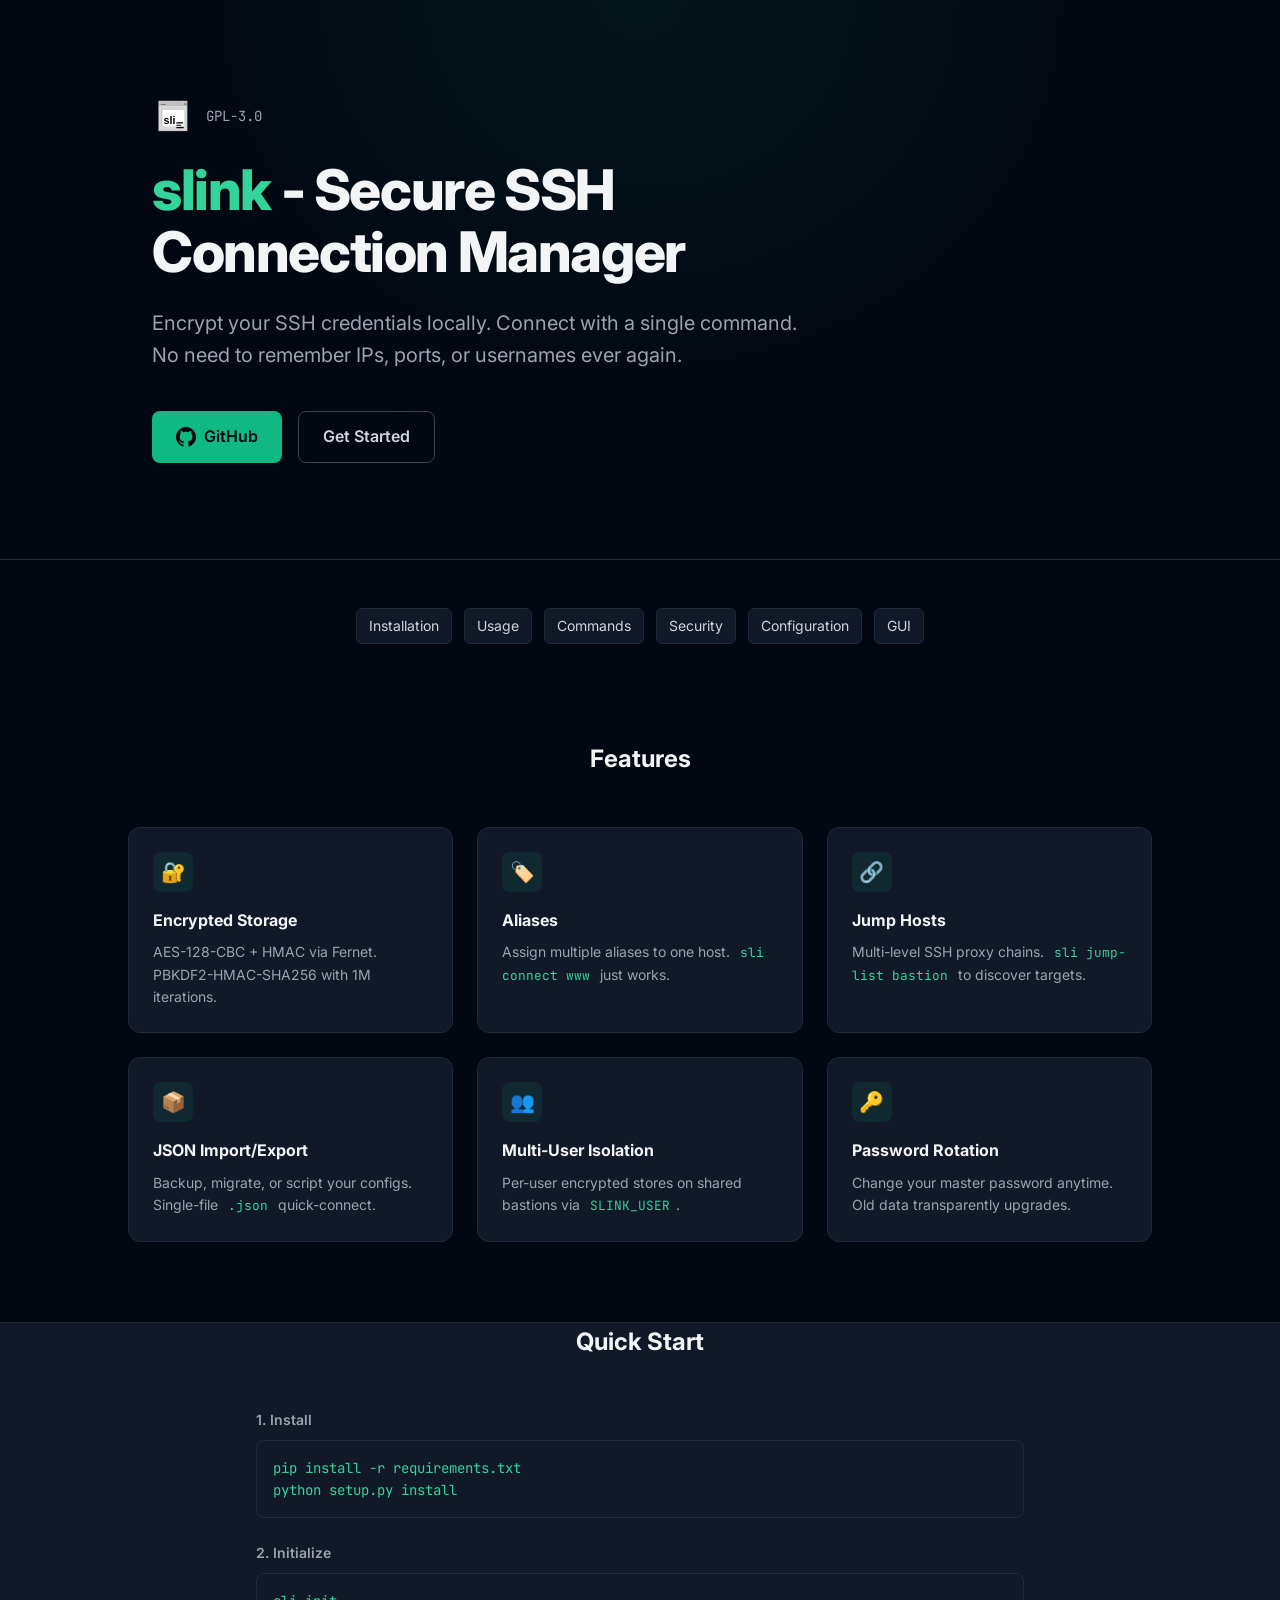
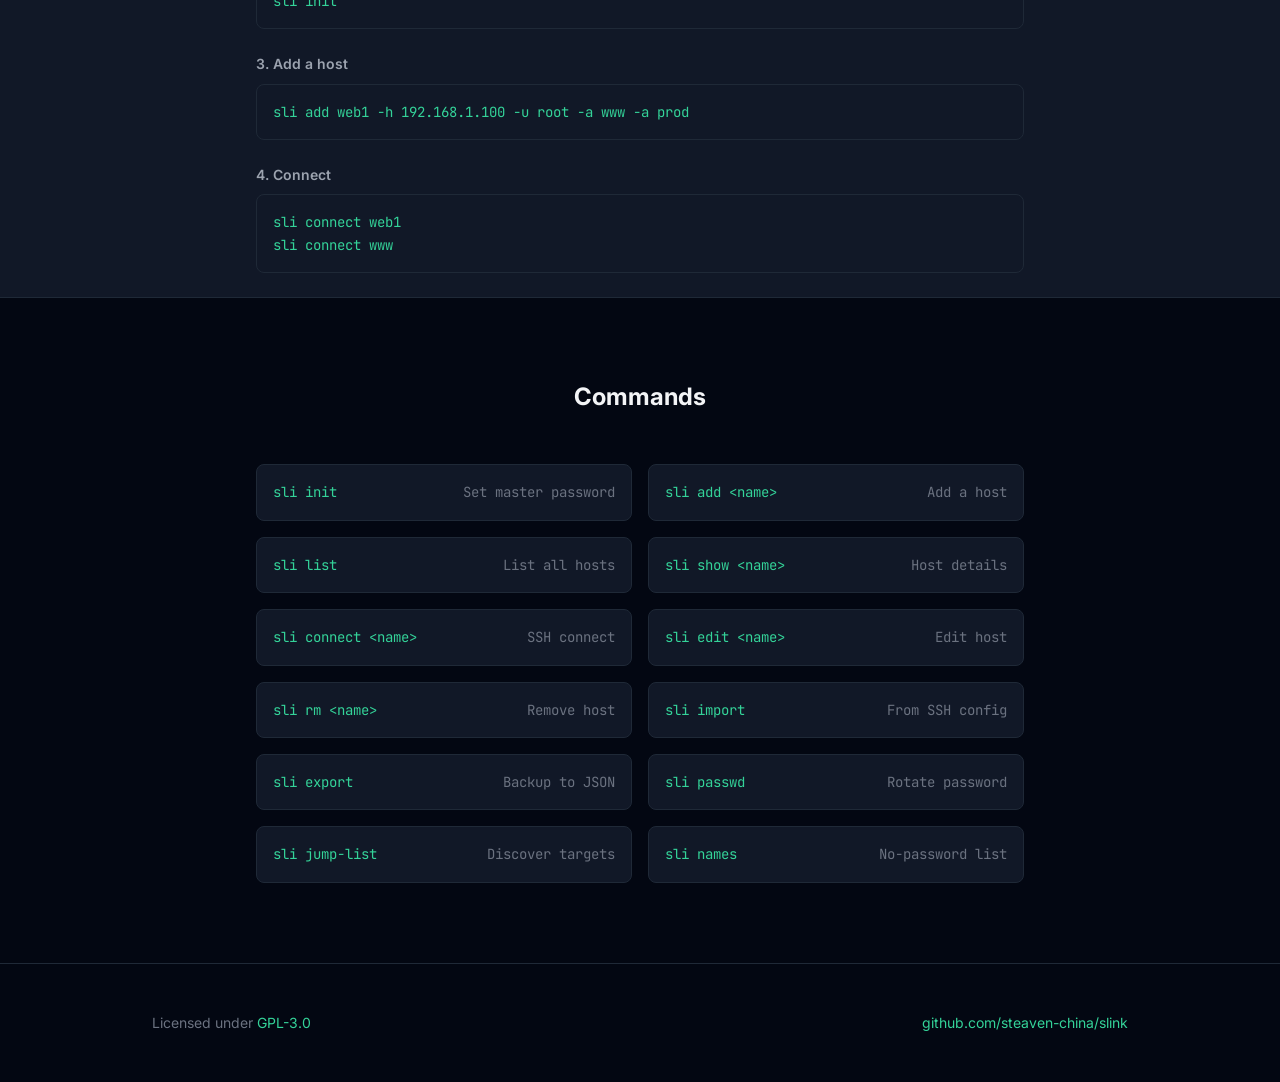
<file: index.html>
<!DOCTYPE html>
<html lang="en">
<head>
    <meta charset="UTF-8">
    <meta name="viewport" content="width=device-width, initial-scale=1.0">
    <title>slink - Secure SSH Connection Manager</title>
    <link rel="stylesheet" href="style.css">
    <link rel="preconnect" href="https://fonts.googleapis.com">
    <link rel="preconnect" href="https://fonts.gstatic.com" crossorigin>
    <link href="https://fonts.googleapis.com/css2?family=Inter:wght@300;400;600;700&family=JetBrains+Mono:wght@400;500&display=swap" rel="stylesheet">
</head>
<body>
    <header class="hero">
        <div class="hero-bg"></div>
        <div class="hero-inner">
            <div class="hero-badge">
                <img src="logo-final.svg" alt="slink logo">
                <span class="tag">GPL-3.0</span>
            </div>
            <h1><span class="accent">slink</span> - Secure SSH<br>Connection Manager</h1>
            <p>Encrypt your SSH credentials locally. Connect with a single command. No need to remember IPs, ports, or usernames ever again.</p>
            <div class="hero-actions">
                <a href="https://github.com/steaven-china/slink" class="btn btn-primary">
                    <svg width="20" height="20" fill="currentColor" viewBox="0 0 24 24"><path d="M12 0c-6.626 0-12 5.373-12 12 0 5.302 3.438 9.8 8.207 11.387.599.111.793-.261.793-.577v-2.234c-3.338.726-4.033-1.416-4.033-1.416-.546-1.387-1.333-1.756-1.333-1.756-1.089-.745.083-.729.083-.729 1.205.084 1.839 1.237 1.839 1.237 1.07 1.834 2.807 1.304 3.492.997.107-.775.418-1.305.762-1.604-2.665-.305-5.467-1.334-5.467-5.931 0-1.311.469-2.381 1.236-3.221-.124-.303-.535-1.524.117-3.176 0 0 1.008-.322 3.301 1.23.957-.266 1.983-.399 3.003-.404 1.02.005 2.047.138 3.006.404 2.291-1.552 3.297-1.23 3.297-1.23.653 1.653.242 2.874.118 3.176.77.84 1.235 1.911 1.235 3.221 0 4.609-2.807 5.624-5.479 5.921.43.372.823 1.102.823 2.222v3.293c0 .319.192.694.801.576 4.765-1.589 8.199-6.086 8.199-11.386 0-6.627-5.373-12-12-12z"/></svg>
                    GitHub
                </a>
                <a href="#install" class="btn btn-secondary">Get Started</a>
            </div>
        </div>
    </header>

    <section class="container">
        <div class="docs-nav">
            <a href="docs/install.html" class="nav-link">Installation</a>
            <a href="docs/usage.html" class="nav-link">Usage</a>
            <a href="docs/commands.html" class="nav-link">Commands</a>
            <a href="docs/security.html" class="nav-link">Security</a>
            <a href="docs/config.html" class="nav-link">Configuration</a>
            <a href="docs/gui.html" class="nav-link">GUI</a>
        </div>
    </section>

    <section class="section container">
        <h2 class="section-title">Features</h2>
        <div class="grid-3">
            <div class="card">
                <div class="card-icon">🔐</div>
                <h3>Encrypted Storage</h3>
                <p>AES-128-CBC + HMAC via Fernet. PBKDF2-HMAC-SHA256 with 1M iterations.</p>
            </div>
            <div class="card">
                <div class="card-icon">🏷️</div>
                <h3>Aliases</h3>
                <p>Assign multiple aliases to one host. <code>sli connect www</code> just works.</p>
            </div>
            <div class="card">
                <div class="card-icon">🔗</div>
                <h3>Jump Hosts</h3>
                <p>Multi-level SSH proxy chains. <code>sli jump-list bastion</code> to discover targets.</p>
            </div>
            <div class="card">
                <div class="card-icon">📦</div>
                <h3>JSON Import/Export</h3>
                <p>Backup, migrate, or script your configs. Single-file <code>.json</code> quick-connect.</p>
            </div>
            <div class="card">
                <div class="card-icon">👥</div>
                <h3>Multi-User Isolation</h3>
                <p>Per-user encrypted stores on shared bastions via <code>SLINK_USER</code>.</p>
            </div>
            <div class="card">
                <div class="card-icon">🔑</div>
                <h3>Password Rotation</h3>
                <p>Change your master password anytime. Old data transparently upgrades.</p>
            </div>
        </div>
    </section>

    <section id="install" class="section-alt">
        <div class="container">
            <h2 class="section-title">Quick Start</h2>
            <div style="max-width: 48rem; margin: 0 auto;">
                <div class="step">
                    <div class="step-title">1. Install</div>
                    <div class="code-block">pip install -r requirements.txt<br>python setup.py install</div>
                </div>
                <div class="step">
                    <div class="step-title">2. Initialize</div>
                    <div class="code-block">sli init</div>
                </div>
                <div class="step">
                    <div class="step-title">3. Add a host</div>
                    <div class="code-block">sli add web1 -h 192.168.1.100 -u root -a www -a prod</div>
                </div>
                <div class="step">
                    <div class="step-title">4. Connect</div>
                    <div class="code-block">sli connect web1<br>sli connect www</div>
                </div>
            </div>
        </div>
    </section>

    <section class="section container">
        <h2 class="section-title">Commands</h2>
        <div class="grid-2" style="max-width: 48rem; margin: 0 auto;">
            <div class="cmd-item"><span class="cmd-name">sli init</span><span class="cmd-desc">Set master password</span></div>
            <div class="cmd-item"><span class="cmd-name">sli add &lt;name&gt;</span><span class="cmd-desc">Add a host</span></div>
            <div class="cmd-item"><span class="cmd-name">sli list</span><span class="cmd-desc">List all hosts</span></div>
            <div class="cmd-item"><span class="cmd-name">sli show &lt;name&gt;</span><span class="cmd-desc">Host details</span></div>
            <div class="cmd-item"><span class="cmd-name">sli connect &lt;name&gt;</span><span class="cmd-desc">SSH connect</span></div>
            <div class="cmd-item"><span class="cmd-name">sli edit &lt;name&gt;</span><span class="cmd-desc">Edit host</span></div>
            <div class="cmd-item"><span class="cmd-name">sli rm &lt;name&gt;</span><span class="cmd-desc">Remove host</span></div>
            <div class="cmd-item"><span class="cmd-name">sli import</span><span class="cmd-desc">From SSH config</span></div>
            <div class="cmd-item"><span class="cmd-name">sli export</span><span class="cmd-desc">Backup to JSON</span></div>
            <div class="cmd-item"><span class="cmd-name">sli passwd</span><span class="cmd-desc">Rotate password</span></div>
            <div class="cmd-item"><span class="cmd-name">sli jump-list</span><span class="cmd-desc">Discover targets</span></div>
            <div class="cmd-item"><span class="cmd-name">sli names</span><span class="cmd-desc">No-password list</span></div>
        </div>
    </section>

    <footer>
        <div class="footer-inner">
            <p>Licensed under <a href="https://www.gnu.org/licenses/gpl-3.0">GPL-3.0</a></p>
            <a href="https://github.com/steaven-china/slink">github.com/steaven-china/slink</a>
        </div>
    </footer>

    <script>
    (function(){
        document.querySelectorAll('.code-block').forEach(function(el){
            if(el.closest('.code-wrap') || el.querySelector('.copy-btn')) return;
            var wrap = document.createElement('div');
            wrap.className = 'code-wrap';
            el.parentNode.insertBefore(wrap, el);
            wrap.appendChild(el);
            var btn = document.createElement('button');
            btn.className = 'copy-btn';
            btn.textContent = 'Copy';
            btn.onclick = function(){
                var text = el.textContent.replace(/^Copy\n?/, '');
                navigator.clipboard.writeText(text).then(function(){
                    btn.textContent = 'Copied!'; btn.classList.add('copied');
                    setTimeout(function(){btn.textContent='Copy';btn.classList.remove('copied');}, 2000);
                });
            };
            wrap.appendChild(btn);
        });
        var topBtn = document.createElement('button');
        topBtn.id = 'back-to-top';
        topBtn.innerHTML = '<svg width="16" height="16" viewBox="0 0 24 24" fill="none" stroke="currentColor" stroke-width="2.5" stroke-linecap="round" stroke-linejoin="round"><path d="M18 15l-6-6-6 6"/></svg>';
        topBtn.onclick = function(){window.scrollTo({top:0,behavior:'smooth'});};
        document.body.appendChild(topBtn);
        window.addEventListener('scroll', function(){
            topBtn.classList.toggle('visible', window.scrollY > 300);
        });
        var nav = document.querySelector('nav');
        if(nav){
            window.addEventListener('scroll', function(){
                nav.classList.toggle('scrolled', window.scrollY > 10);
            });
        }
    })();
    </script>
</body>
</html>
</file>
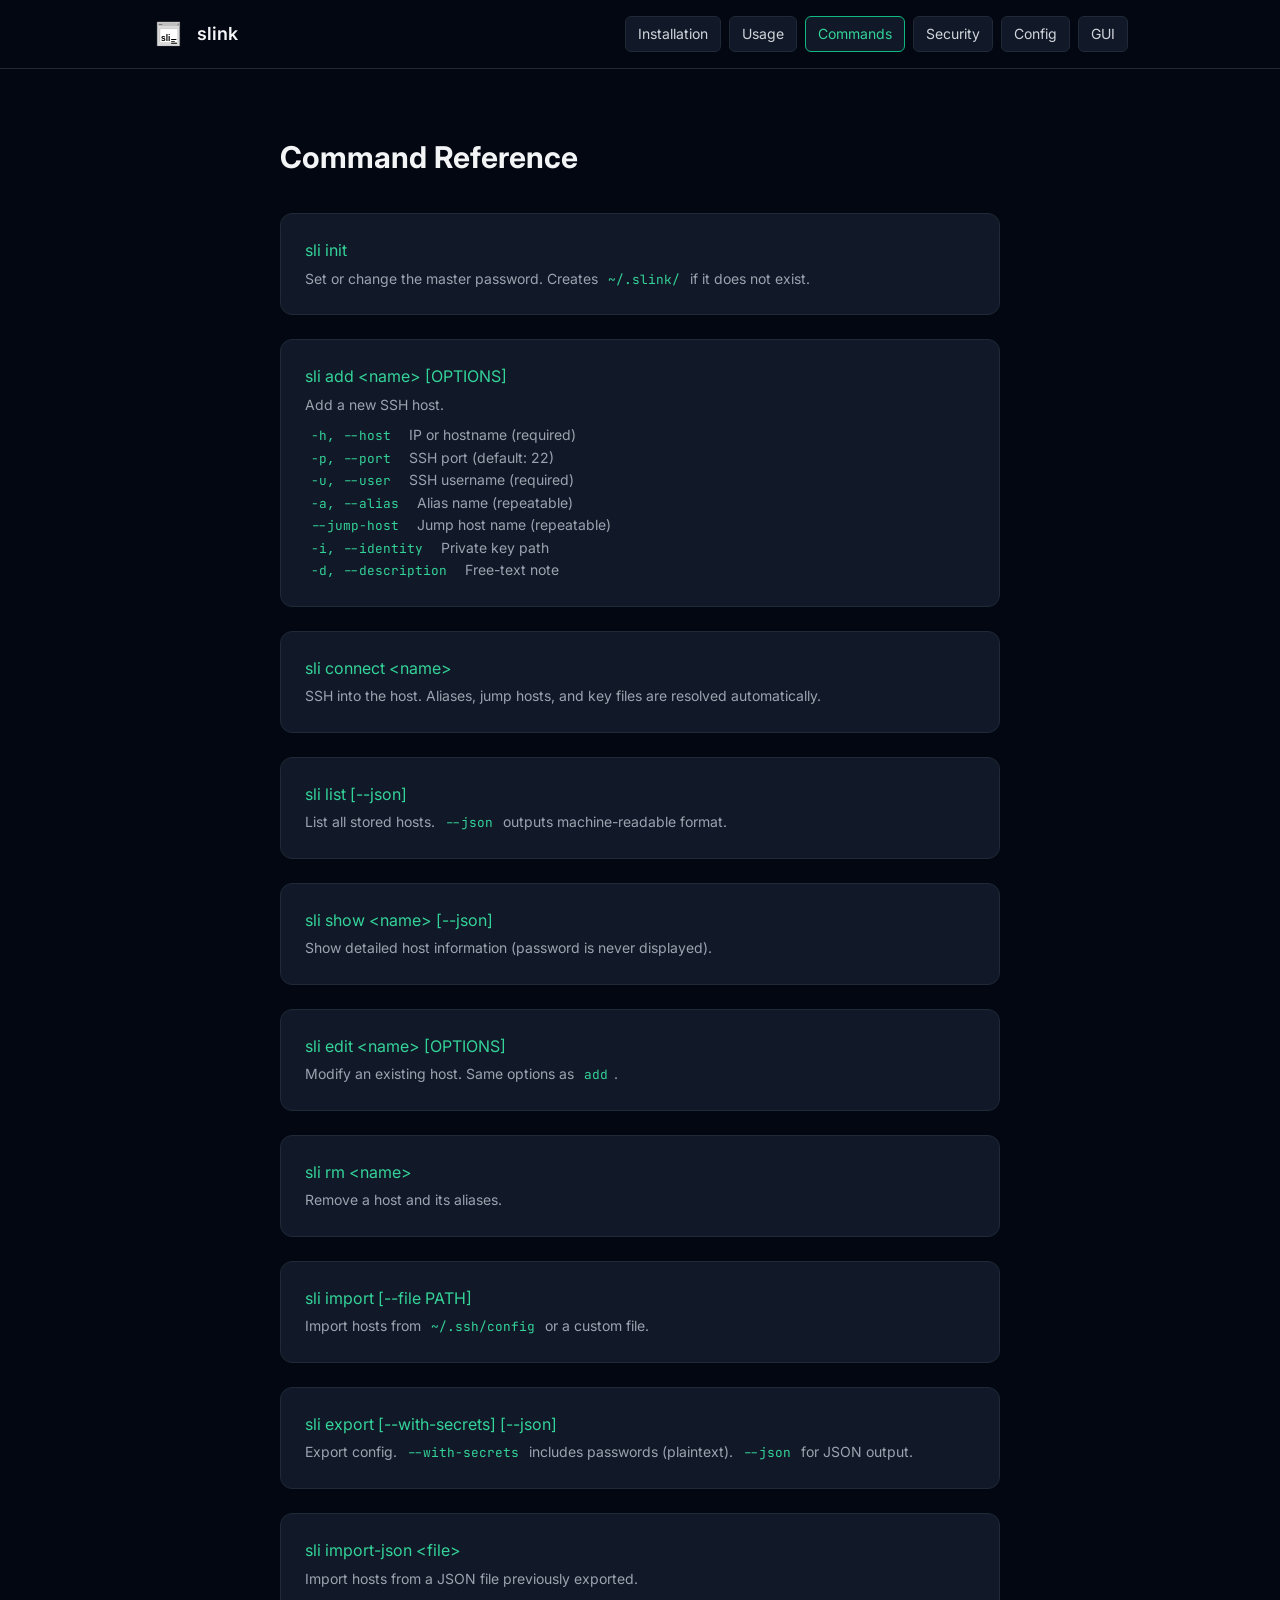
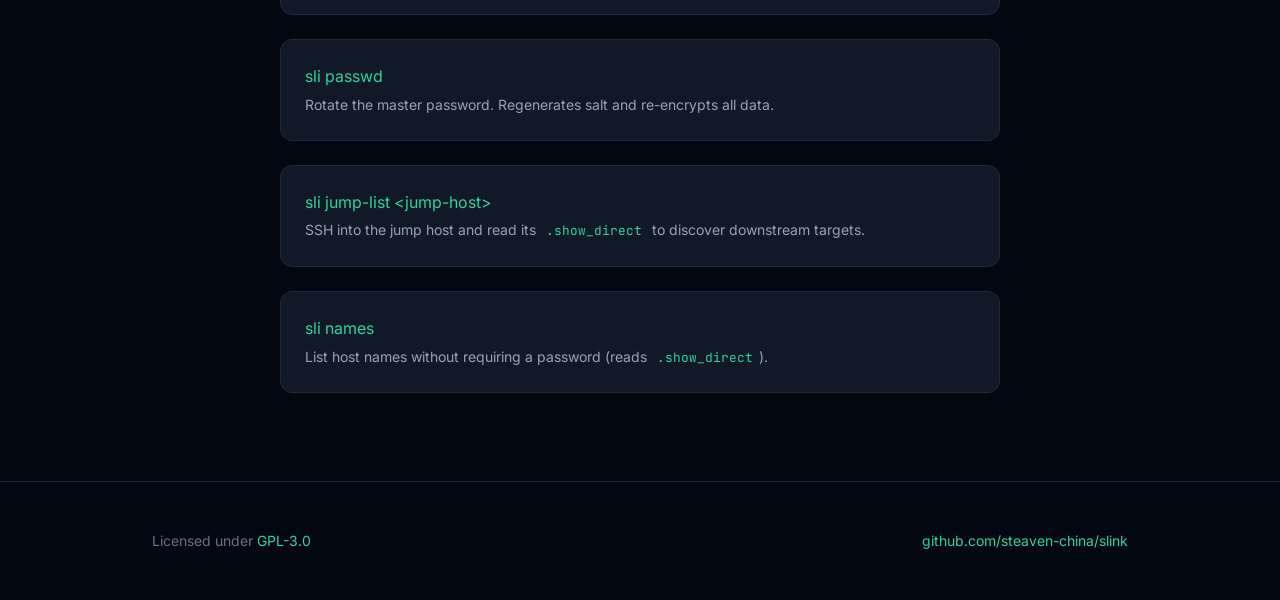
<file: docs/commands.html>
<!DOCTYPE html>
<html lang="en">
<head>
    <meta charset="UTF-8">
    <meta name="viewport" content="width=device-width, initial-scale=1.0">
    <title>Command Reference — slink</title>
    <link rel="stylesheet" href="../style.css">
    <link rel="preconnect" href="https://fonts.googleapis.com">
    <link rel="preconnect" href="https://fonts.gstatic.com" crossorigin>
    <link href="https://fonts.googleapis.com/css2?family=Inter:wght@300;400;600;700&family=JetBrains+Mono:wght@400;500&display=swap" rel="stylesheet">
</head>
<body>
    <nav>
        <div class="nav-inner">
            <a href="../index.html" class="nav-brand">
                <img src="../logo-final.svg" alt="slink logo">
                <span>slink</span>
            </a>
            <div class="nav-links">
                <a href="install.html" class="nav-link">Installation</a>
                <a href="usage.html" class="nav-link">Usage</a>
                <a href="commands.html" class="nav-link active">Commands</a>
                <a href="security.html" class="nav-link">Security</a>
                <a href="config.html" class="nav-link">Config</a>
                <a href="gui.html" class="nav-link">GUI</a>
            </div>
        </div>
    </nav>
    <main>
        <h1>Command Reference</h1>

        <div class="card" style="margin-bottom: 1.5rem;">
            <div class="cmd-name" style="margin-bottom: 0.25rem;">sli init</div>
            <p style="margin-bottom: 0;">Set or change the master password. Creates <code>~/.slink/</code> if it does not exist.</p>
        </div>

        <div class="card" style="margin-bottom: 1.5rem;">
            <div class="cmd-name" style="margin-bottom: 0.25rem;">sli add &lt;name&gt; [OPTIONS]</div>
            <p style="margin-bottom: 0.5rem;">Add a new SSH host.</p>
            <div style="color: var(--text-3); font-size: 0.875rem;">
                <p><code>-h, --host</code> &nbsp; IP or hostname (required)</p>
                <p><code>-p, --port</code> &nbsp; SSH port (default: 22)</p>
                <p><code>-u, --user</code> &nbsp; SSH username (required)</p>
                <p><code>-a, --alias</code> &nbsp; Alias name (repeatable)</p>
                <p><code>--jump-host</code> &nbsp; Jump host name (repeatable)</p>
                <p><code>-i, --identity</code> &nbsp; Private key path</p>
                <p><code>-d, --description</code> &nbsp; Free-text note</p>
            </div>
        </div>

        <div class="card" style="margin-bottom: 1.5rem;">
            <div class="cmd-name" style="margin-bottom: 0.25rem;">sli connect &lt;name&gt;</div>
            <p style="margin-bottom: 0;">SSH into the host. Aliases, jump hosts, and key files are resolved automatically.</p>
        </div>

        <div class="card" style="margin-bottom: 1.5rem;">
            <div class="cmd-name" style="margin-bottom: 0.25rem;">sli list [--json]</div>
            <p style="margin-bottom: 0;">List all stored hosts. <code>--json</code> outputs machine-readable format.</p>
        </div>

        <div class="card" style="margin-bottom: 1.5rem;">
            <div class="cmd-name" style="margin-bottom: 0.25rem;">sli show &lt;name&gt; [--json]</div>
            <p style="margin-bottom: 0;">Show detailed host information (password is never displayed).</p>
        </div>

        <div class="card" style="margin-bottom: 1.5rem;">
            <div class="cmd-name" style="margin-bottom: 0.25rem;">sli edit &lt;name&gt; [OPTIONS]</div>
            <p style="margin-bottom: 0;">Modify an existing host. Same options as <code>add</code>.</p>
        </div>

        <div class="card" style="margin-bottom: 1.5rem;">
            <div class="cmd-name" style="margin-bottom: 0.25rem;">sli rm &lt;name&gt;</div>
            <p style="margin-bottom: 0;">Remove a host and its aliases.</p>
        </div>

        <div class="card" style="margin-bottom: 1.5rem;">
            <div class="cmd-name" style="margin-bottom: 0.25rem;">sli import [--file PATH]</div>
            <p style="margin-bottom: 0;">Import hosts from <code>~/.ssh/config</code> or a custom file.</p>
        </div>

        <div class="card" style="margin-bottom: 1.5rem;">
            <div class="cmd-name" style="margin-bottom: 0.25rem;">sli export [--with-secrets] [--json]</div>
            <p style="margin-bottom: 0;">Export config. <code>--with-secrets</code> includes passwords (plaintext). <code>--json</code> for JSON output.</p>
        </div>

        <div class="card" style="margin-bottom: 1.5rem;">
            <div class="cmd-name" style="margin-bottom: 0.25rem;">sli import-json &lt;file&gt;</div>
            <p style="margin-bottom: 0;">Import hosts from a JSON file previously exported.</p>
        </div>

        <div class="card" style="margin-bottom: 1.5rem;">
            <div class="cmd-name" style="margin-bottom: 0.25rem;">sli passwd</div>
            <p style="margin-bottom: 0;">Rotate the master password. Regenerates salt and re-encrypts all data.</p>
        </div>

        <div class="card" style="margin-bottom: 1.5rem;">
            <div class="cmd-name" style="margin-bottom: 0.25rem;">sli jump-list &lt;jump-host&gt;</div>
            <p style="margin-bottom: 0;">SSH into the jump host and read its <code>.show_direct</code> to discover downstream targets.</p>
        </div>

        <div class="card" style="margin-bottom: 1.5rem;">
            <div class="cmd-name" style="margin-bottom: 0.25rem;">sli names</div>
            <p style="margin-bottom: 0;">List host names without requiring a password (reads <code>.show_direct</code>).</p>
        </div>
    </main>
    <footer>
        <div class="footer-inner">
            <p>Licensed under <a href="https://www.gnu.org/licenses/gpl-3.0">GPL-3.0</a></p>
            <a href="https://github.com/steaven-china/slink">github.com/steaven-china/slink</a>
        </div>
    </footer>
    <script>
    (function(){
        document.querySelectorAll('.code-block').forEach(function(el){
            if(el.closest('.code-wrap') || el.querySelector('.copy-btn')) return;
            var wrap = document.createElement('div');
            wrap.className = 'code-wrap';
            el.parentNode.insertBefore(wrap, el);
            wrap.appendChild(el);
            var btn = document.createElement('button');
            btn.className = 'copy-btn';
            btn.textContent = 'Copy';
            btn.onclick = function(){
                var text = el.textContent.replace(/^Copy\n?/, '');
                navigator.clipboard.writeText(text).then(function(){
                    btn.textContent = 'Copied!'; btn.classList.add('copied');
                    setTimeout(function(){btn.textContent='Copy';btn.classList.remove('copied');}, 2000);
                });
            };
            wrap.appendChild(btn);
        });
        var topBtn = document.createElement('button');
        topBtn.id = 'back-to-top';
        topBtn.innerHTML = '<svg width="16" height="16" viewBox="0 0 24 24" fill="none" stroke="currentColor" stroke-width="2.5" stroke-linecap="round" stroke-linejoin="round"><path d="M18 15l-6-6-6 6"/></svg>';
        topBtn.onclick = function(){window.scrollTo({top:0,behavior:'smooth'});};
        document.body.appendChild(topBtn);
        window.addEventListener('scroll', function(){
            topBtn.classList.toggle('visible', window.scrollY > 300);
        });
        var nav = document.querySelector('nav');
        if(nav){
            window.addEventListener('scroll', function(){
                nav.classList.toggle('scrolled', window.scrollY > 10);
            });
        }
    })();
    </script>
</body>
</html>
</file>
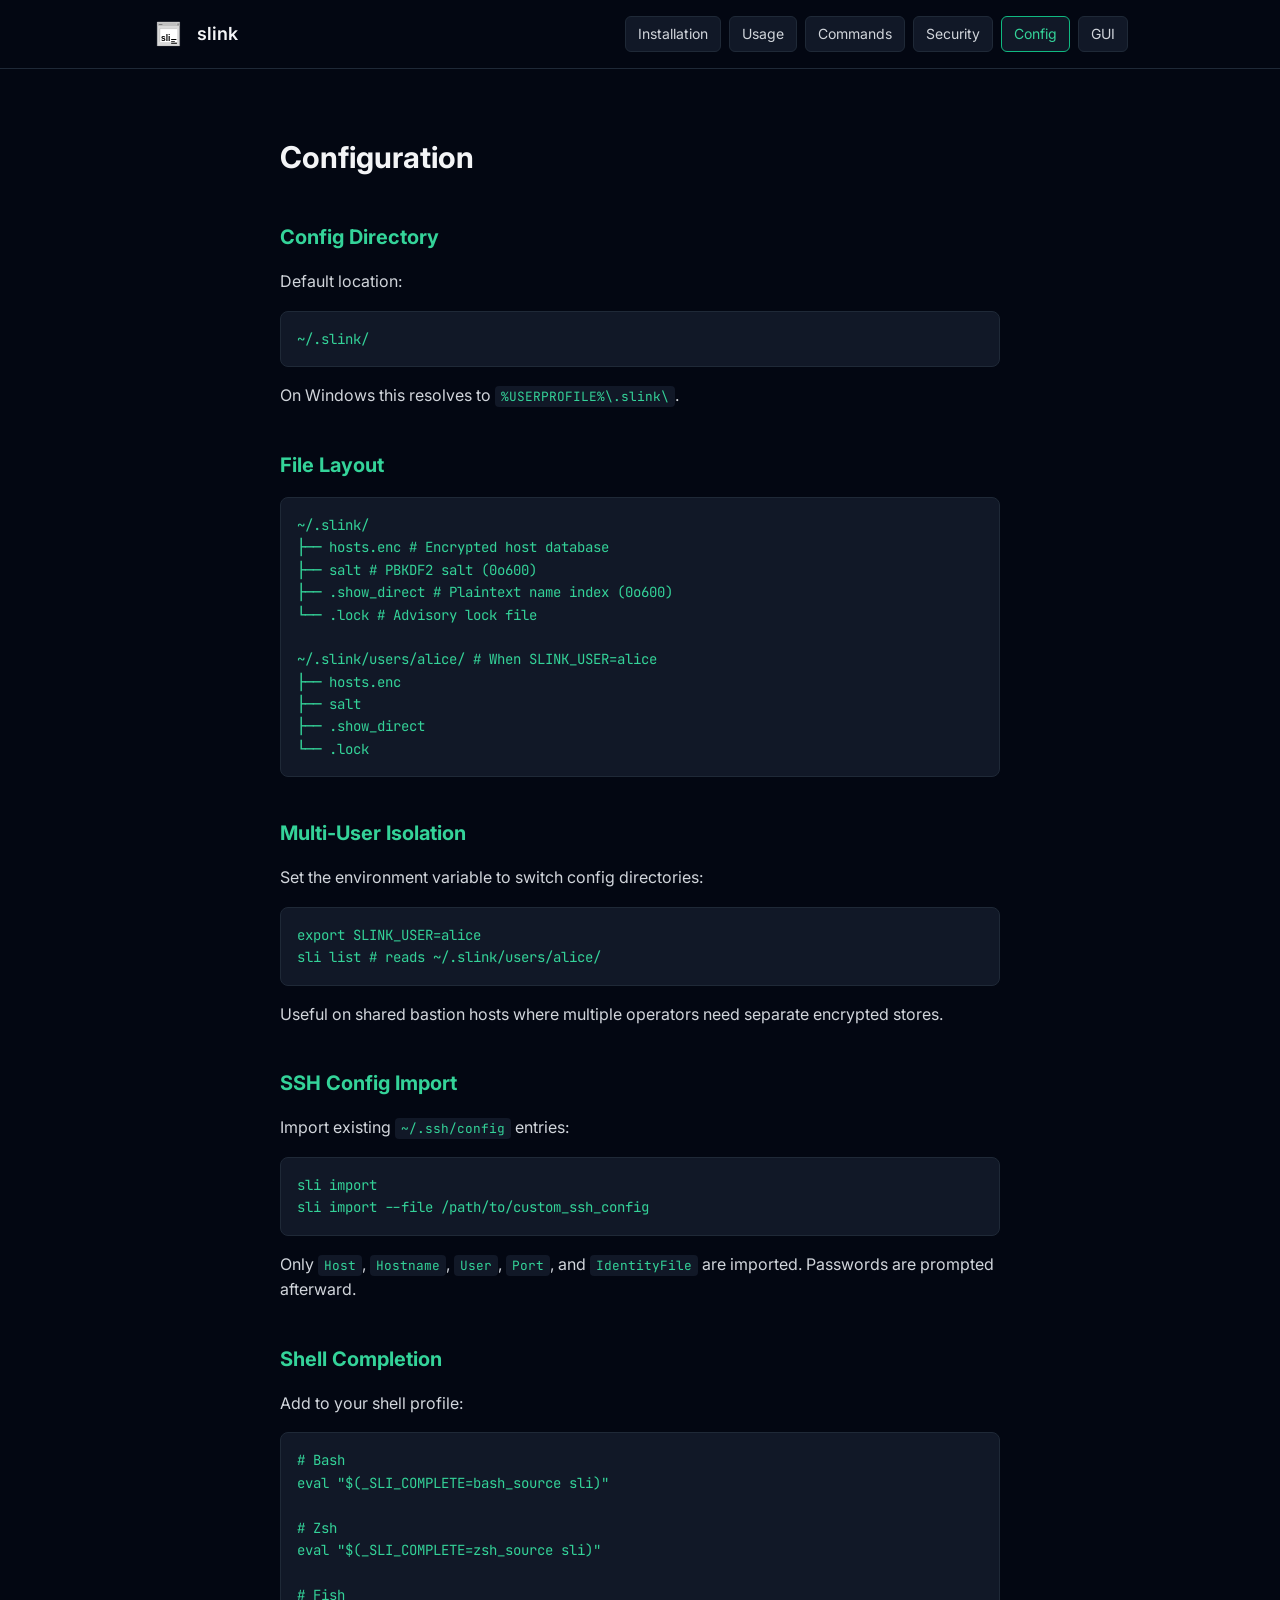
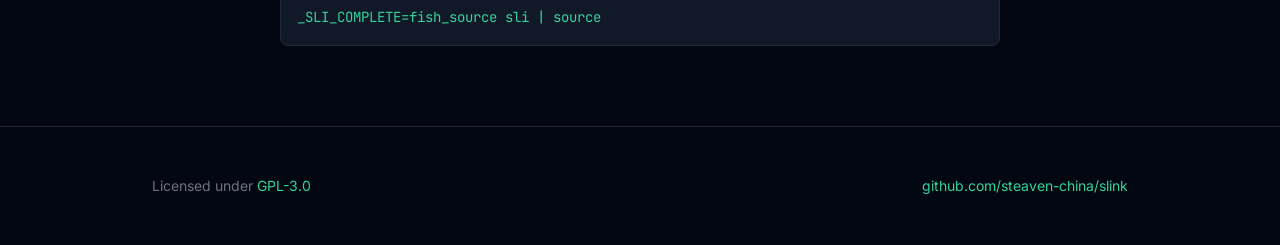
<file: docs/config.html>
<!DOCTYPE html>
<html lang="en">
<head>
    <meta charset="UTF-8">
    <meta name="viewport" content="width=device-width, initial-scale=1.0">
    <title>Configuration — slink</title>
    <link rel="stylesheet" href="../style.css">
    <link rel="preconnect" href="https://fonts.googleapis.com">
    <link rel="preconnect" href="https://fonts.gstatic.com" crossorigin>
    <link href="https://fonts.googleapis.com/css2?family=Inter:wght@300;400;600;700&family=JetBrains+Mono:wght@400;500&display=swap" rel="stylesheet">
</head>
<body>
    <nav>
        <div class="nav-inner">
            <a href="../index.html" class="nav-brand">
                <img src="../logo-final.svg" alt="slink logo">
                <span>slink</span>
            </a>
            <div class="nav-links">
                <a href="install.html" class="nav-link">Installation</a>
                <a href="usage.html" class="nav-link">Usage</a>
                <a href="commands.html" class="nav-link">Commands</a>
                <a href="security.html" class="nav-link">Security</a>
                <a href="config.html" class="nav-link active">Config</a>
                <a href="gui.html" class="nav-link">GUI</a>
            </div>
        </div>
    </nav>
    <main>
        <h1>Configuration</h1>

        <h2>Config Directory</h2>
        <p>Default location:</p>
        <div class="code-block">~/.slink/</div>
        <p>On Windows this resolves to <code>%USERPROFILE%\.slink\</code>.</p>

        <h2>File Layout</h2>
        <div class="code-block">~/.slink/<br>├── hosts.enc          # Encrypted host database<br>├── salt               # PBKDF2 salt (0o600)<br>├── .show_direct       # Plaintext name index (0o600)<br>└── .lock              # Advisory lock file<br><br>~/.slink/users/alice/  # When SLINK_USER=alice<br>├── hosts.enc<br>├── salt<br>├── .show_direct<br>└── .lock</div>

        <h2>Multi-User Isolation</h2>
        <p>Set the environment variable to switch config directories:</p>
        <div class="code-block">export SLINK_USER=alice<br>sli list   # reads ~/.slink/users/alice/</div>
        <p class="text-sm">Useful on shared bastion hosts where multiple operators need separate encrypted stores.</p>

        <h2>SSH Config Import</h2>
        <p>Import existing <code>~/.ssh/config</code> entries:</p>
        <div class="code-block">sli import<br>sli import --file /path/to/custom_ssh_config</div>
        <p class="text-sm">Only <code>Host</code>, <code>Hostname</code>, <code>User</code>, <code>Port</code>, and <code>IdentityFile</code> are imported. Passwords are prompted afterward.</p>

        <h2>Shell Completion</h2>
        <p>Add to your shell profile:</p>
        <div class="code-block"># Bash<br>eval "$(_SLI_COMPLETE=bash_source sli)"<br><br># Zsh<br>eval "$(_SLI_COMPLETE=zsh_source sli)"<br><br># Fish<br>_SLI_COMPLETE=fish_source sli | source</div>
    </main>
    <footer>
        <div class="footer-inner">
            <p>Licensed under <a href="https://www.gnu.org/licenses/gpl-3.0">GPL-3.0</a></p>
            <a href="https://github.com/steaven-china/slink">github.com/steaven-china/slink</a>
        </div>
    </footer>
    <script>
    (function(){
        document.querySelectorAll('.code-block').forEach(function(el){
            if(el.closest('.code-wrap') || el.querySelector('.copy-btn')) return;
            var wrap = document.createElement('div');
            wrap.className = 'code-wrap';
            el.parentNode.insertBefore(wrap, el);
            wrap.appendChild(el);
            var btn = document.createElement('button');
            btn.className = 'copy-btn';
            btn.textContent = 'Copy';
            btn.onclick = function(){
                var text = el.textContent.replace(/^Copy\n?/, '');
                navigator.clipboard.writeText(text).then(function(){
                    btn.textContent = 'Copied!'; btn.classList.add('copied');
                    setTimeout(function(){btn.textContent='Copy';btn.classList.remove('copied');}, 2000);
                });
            };
            wrap.appendChild(btn);
        });
        var topBtn = document.createElement('button');
        topBtn.id = 'back-to-top';
        topBtn.innerHTML = '<svg width="16" height="16" viewBox="0 0 24 24" fill="none" stroke="currentColor" stroke-width="2.5" stroke-linecap="round" stroke-linejoin="round"><path d="M18 15l-6-6-6 6"/></svg>';
        topBtn.onclick = function(){window.scrollTo({top:0,behavior:'smooth'});};
        document.body.appendChild(topBtn);
        window.addEventListener('scroll', function(){
            topBtn.classList.toggle('visible', window.scrollY > 300);
        });
        var nav = document.querySelector('nav');
        if(nav){
            window.addEventListener('scroll', function(){
                nav.classList.toggle('scrolled', window.scrollY > 10);
            });
        }
    })();
    </script>
</body>
</html>
</file>
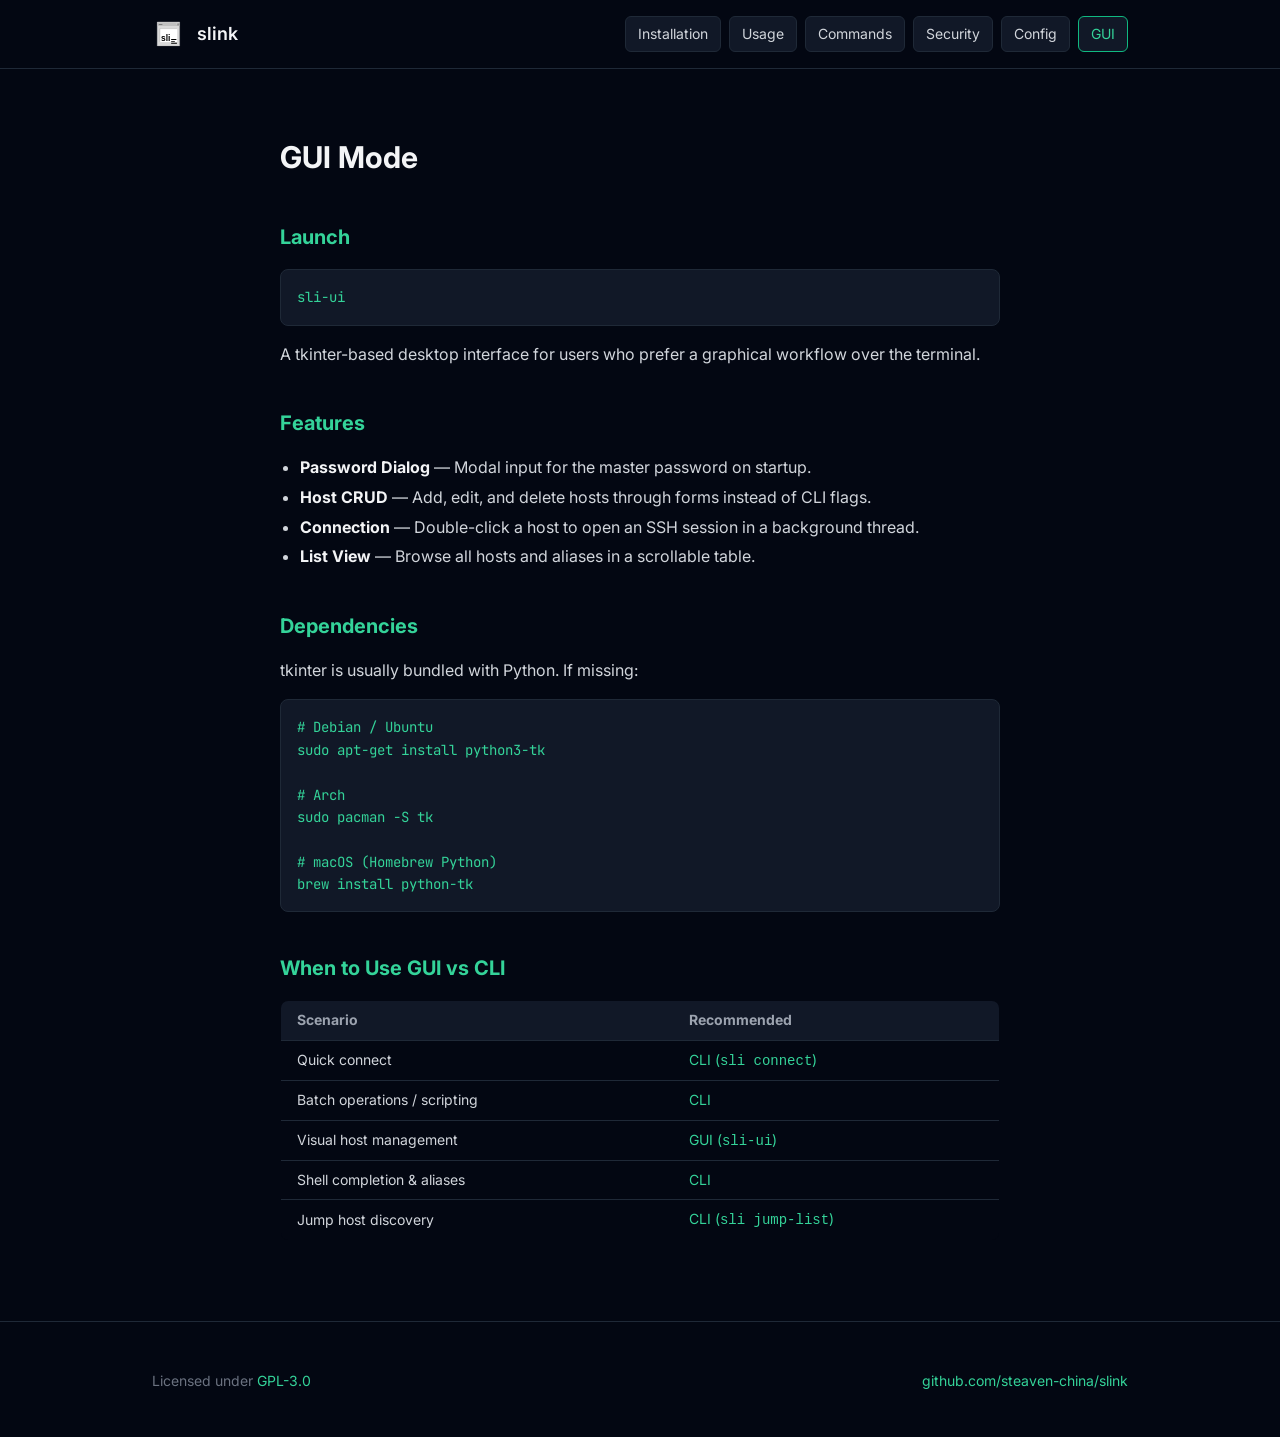
<file: docs/gui.html>
<!DOCTYPE html>
<html lang="en">
<head>
    <meta charset="UTF-8">
    <meta name="viewport" content="width=device-width, initial-scale=1.0">
    <title>GUI — slink</title>
    <link rel="stylesheet" href="../style.css">
    <link rel="preconnect" href="https://fonts.googleapis.com">
    <link rel="preconnect" href="https://fonts.gstatic.com" crossorigin>
    <link href="https://fonts.googleapis.com/css2?family=Inter:wght@300;400;600;700&family=JetBrains+Mono:wght@400;500&display=swap" rel="stylesheet">
</head>
<body>
    <nav>
        <div class="nav-inner">
            <a href="../index.html" class="nav-brand">
                <img src="../logo-final.svg" alt="slink logo">
                <span>slink</span>
            </a>
            <div class="nav-links">
                <a href="install.html" class="nav-link">Installation</a>
                <a href="usage.html" class="nav-link">Usage</a>
                <a href="commands.html" class="nav-link">Commands</a>
                <a href="security.html" class="nav-link">Security</a>
                <a href="config.html" class="nav-link">Config</a>
                <a href="gui.html" class="nav-link active">GUI</a>
            </div>
        </div>
    </nav>
    <main>
        <h1>GUI Mode</h1>

        <h2>Launch</h2>
        <div class="code-block">sli-ui</div>
        <p>A tkinter-based desktop interface for users who prefer a graphical workflow over the terminal.</p>

        <h2>Features</h2>
        <ul>
            <li><strong style="color: var(--text);">Password Dialog</strong> — Modal input for the master password on startup.</li>
            <li><strong style="color: var(--text);">Host CRUD</strong> — Add, edit, and delete hosts through forms instead of CLI flags.</li>
            <li><strong style="color: var(--text);">Connection</strong> — Double-click a host to open an SSH session in a background thread.</li>
            <li><strong style="color: var(--text);">List View</strong> — Browse all hosts and aliases in a scrollable table.</li>
        </ul>

        <h2>Dependencies</h2>
        <p>tkinter is usually bundled with Python. If missing:</p>
        <div class="code-block"># Debian / Ubuntu<br>sudo apt-get install python3-tk<br><br># Arch<br>sudo pacman -S tk<br><br># macOS (Homebrew Python)<br>brew install python-tk</div>

        <h2>When to Use GUI vs CLI</h2>
        <table>
            <thead><tr><th>Scenario</th><th>Recommended</th></tr></thead>
            <tbody>
                <tr><td>Quick connect</td><td class="ok">CLI (<code>sli connect</code>)</td></tr>
                <tr><td>Batch operations / scripting</td><td class="ok">CLI</td></tr>
                <tr><td>Visual host management</td><td class="ok">GUI (<code>sli-ui</code>)</td></tr>
                <tr><td>Shell completion & aliases</td><td class="ok">CLI</td></tr>
                <tr><td>Jump host discovery</td><td class="ok">CLI (<code>sli jump-list</code>)</td></tr>
            </tbody>
        </table>
    </main>
    <footer>
        <div class="footer-inner">
            <p>Licensed under <a href="https://www.gnu.org/licenses/gpl-3.0">GPL-3.0</a></p>
            <a href="https://github.com/steaven-china/slink">github.com/steaven-china/slink</a>
        </div>
    </footer>
    <script>
    (function(){
        document.querySelectorAll('.code-block').forEach(function(el){
            if(el.closest('.code-wrap') || el.querySelector('.copy-btn')) return;
            var wrap = document.createElement('div');
            wrap.className = 'code-wrap';
            el.parentNode.insertBefore(wrap, el);
            wrap.appendChild(el);
            var btn = document.createElement('button');
            btn.className = 'copy-btn';
            btn.textContent = 'Copy';
            btn.onclick = function(){
                var text = el.textContent.replace(/^Copy\n?/, '');
                navigator.clipboard.writeText(text).then(function(){
                    btn.textContent = 'Copied!'; btn.classList.add('copied');
                    setTimeout(function(){btn.textContent='Copy';btn.classList.remove('copied');}, 2000);
                });
            };
            wrap.appendChild(btn);
        });
        var topBtn = document.createElement('button');
        topBtn.id = 'back-to-top';
        topBtn.innerHTML = '<svg width="16" height="16" viewBox="0 0 24 24" fill="none" stroke="currentColor" stroke-width="2.5" stroke-linecap="round" stroke-linejoin="round"><path d="M18 15l-6-6-6 6"/></svg>';
        topBtn.onclick = function(){window.scrollTo({top:0,behavior:'smooth'});};
        document.body.appendChild(topBtn);
        window.addEventListener('scroll', function(){
            topBtn.classList.toggle('visible', window.scrollY > 300);
        });
        var nav = document.querySelector('nav');
        if(nav){
            window.addEventListener('scroll', function(){
                nav.classList.toggle('scrolled', window.scrollY > 10);
            });
        }
    })();
    </script>
</body>
</html>
</file>
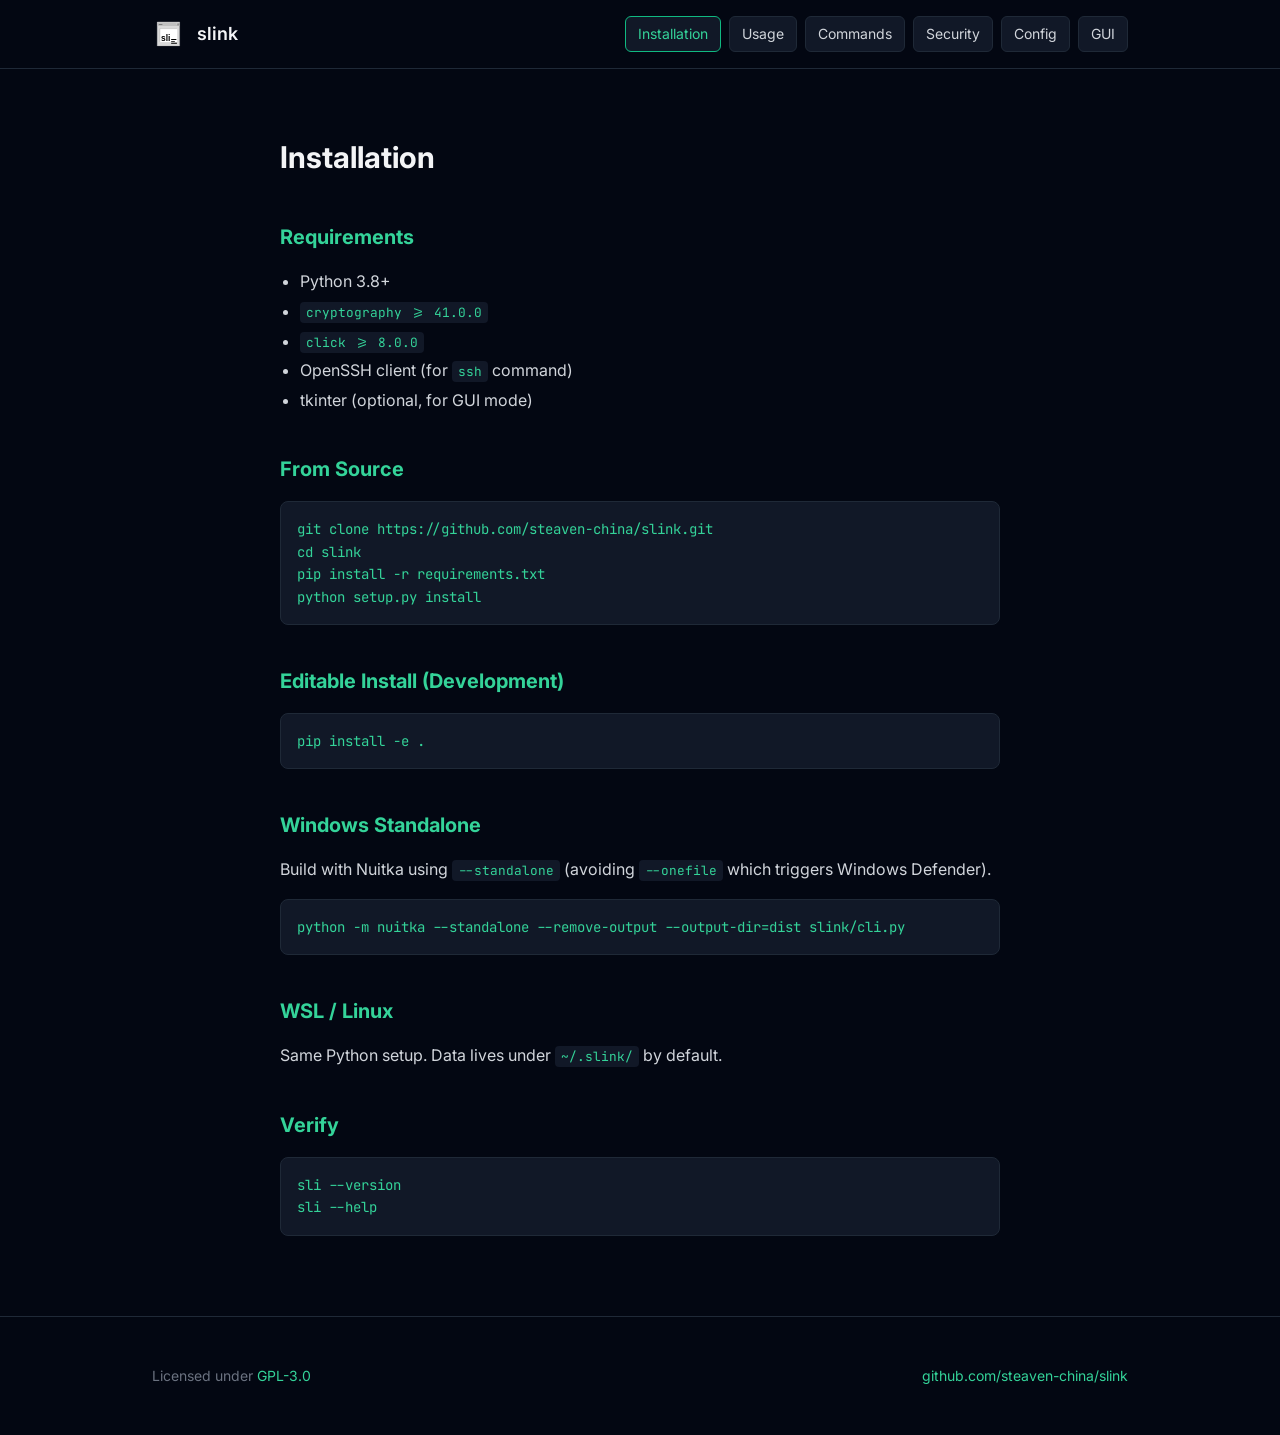
<file: docs/install.html>
<!DOCTYPE html>
<html lang="en">
<head>
    <meta charset="UTF-8">
    <meta name="viewport" content="width=device-width, initial-scale=1.0">
    <title>Installation — slink</title>
    <link rel="stylesheet" href="../style.css">
    <link rel="preconnect" href="https://fonts.googleapis.com">
    <link rel="preconnect" href="https://fonts.gstatic.com" crossorigin>
    <link href="https://fonts.googleapis.com/css2?family=Inter:wght@300;400;600;700&family=JetBrains+Mono:wght@400;500&display=swap" rel="stylesheet">
</head>
<body>
    <nav>
        <div class="nav-inner">
            <a href="../index.html" class="nav-brand">
                <img src="../logo-final.svg" alt="slink logo">
                <span>slink</span>
            </a>
            <div class="nav-links">
                <a href="install.html" class="nav-link active">Installation</a>
                <a href="usage.html" class="nav-link">Usage</a>
                <a href="commands.html" class="nav-link">Commands</a>
                <a href="security.html" class="nav-link">Security</a>
                <a href="config.html" class="nav-link">Config</a>
                <a href="gui.html" class="nav-link">GUI</a>
            </div>
        </div>
    </nav>
    <main>
        <h1>Installation</h1>

        <h2>Requirements</h2>
        <ul>
            <li>Python 3.8+</li>
            <li><code>cryptography >= 41.0.0</code></li>
            <li><code>click >= 8.0.0</code></li>
            <li>OpenSSH client (for <code>ssh</code> command)</li>
            <li>tkinter (optional, for GUI mode)</li>
        </ul>

        <h2>From Source</h2>
        <div class="code-block">git clone https://github.com/steaven-china/slink.git<br>cd slink<br>pip install -r requirements.txt<br>python setup.py install</div>

        <h2>Editable Install (Development)</h2>
        <div class="code-block">pip install -e .</div>

        <h2>Windows Standalone</h2>
        <p>Build with Nuitka using <code>--standalone</code> (avoiding <code>--onefile</code> which triggers Windows Defender).</p>
        <div class="code-block">python -m nuitka --standalone --remove-output --output-dir=dist slink/cli.py</div>

        <h2>WSL / Linux</h2>
        <p>Same Python setup. Data lives under <code>~/.slink/</code> by default.</p>

        <h2>Verify</h2>
        <div class="code-block">sli --version<br>sli --help</div>
    </main>
    <footer>
        <div class="footer-inner">
            <p>Licensed under <a href="https://www.gnu.org/licenses/gpl-3.0">GPL-3.0</a></p>
            <a href="https://github.com/steaven-china/slink">github.com/steaven-china/slink</a>
        </div>
    </footer>
    <script>
    (function(){
        document.querySelectorAll('.code-block').forEach(function(el){
            if(el.closest('.code-wrap') || el.querySelector('.copy-btn')) return;
            var wrap = document.createElement('div');
            wrap.className = 'code-wrap';
            el.parentNode.insertBefore(wrap, el);
            wrap.appendChild(el);
            var btn = document.createElement('button');
            btn.className = 'copy-btn';
            btn.textContent = 'Copy';
            btn.onclick = function(){
                var text = el.textContent.replace(/^Copy\n?/, '');
                navigator.clipboard.writeText(text).then(function(){
                    btn.textContent = 'Copied!'; btn.classList.add('copied');
                    setTimeout(function(){btn.textContent='Copy';btn.classList.remove('copied');}, 2000);
                });
            };
            wrap.appendChild(btn);
        });
        var topBtn = document.createElement('button');
        topBtn.id = 'back-to-top';
        topBtn.innerHTML = '<svg width="16" height="16" viewBox="0 0 24 24" fill="none" stroke="currentColor" stroke-width="2.5" stroke-linecap="round" stroke-linejoin="round"><path d="M18 15l-6-6-6 6"/></svg>';
        topBtn.onclick = function(){window.scrollTo({top:0,behavior:'smooth'});};
        document.body.appendChild(topBtn);
        window.addEventListener('scroll', function(){
            topBtn.classList.toggle('visible', window.scrollY > 300);
        });
        var nav = document.querySelector('nav');
        if(nav){
            window.addEventListener('scroll', function(){
                nav.classList.toggle('scrolled', window.scrollY > 10);
            });
        }
    })();
    </script>
</body>
</html>
</file>
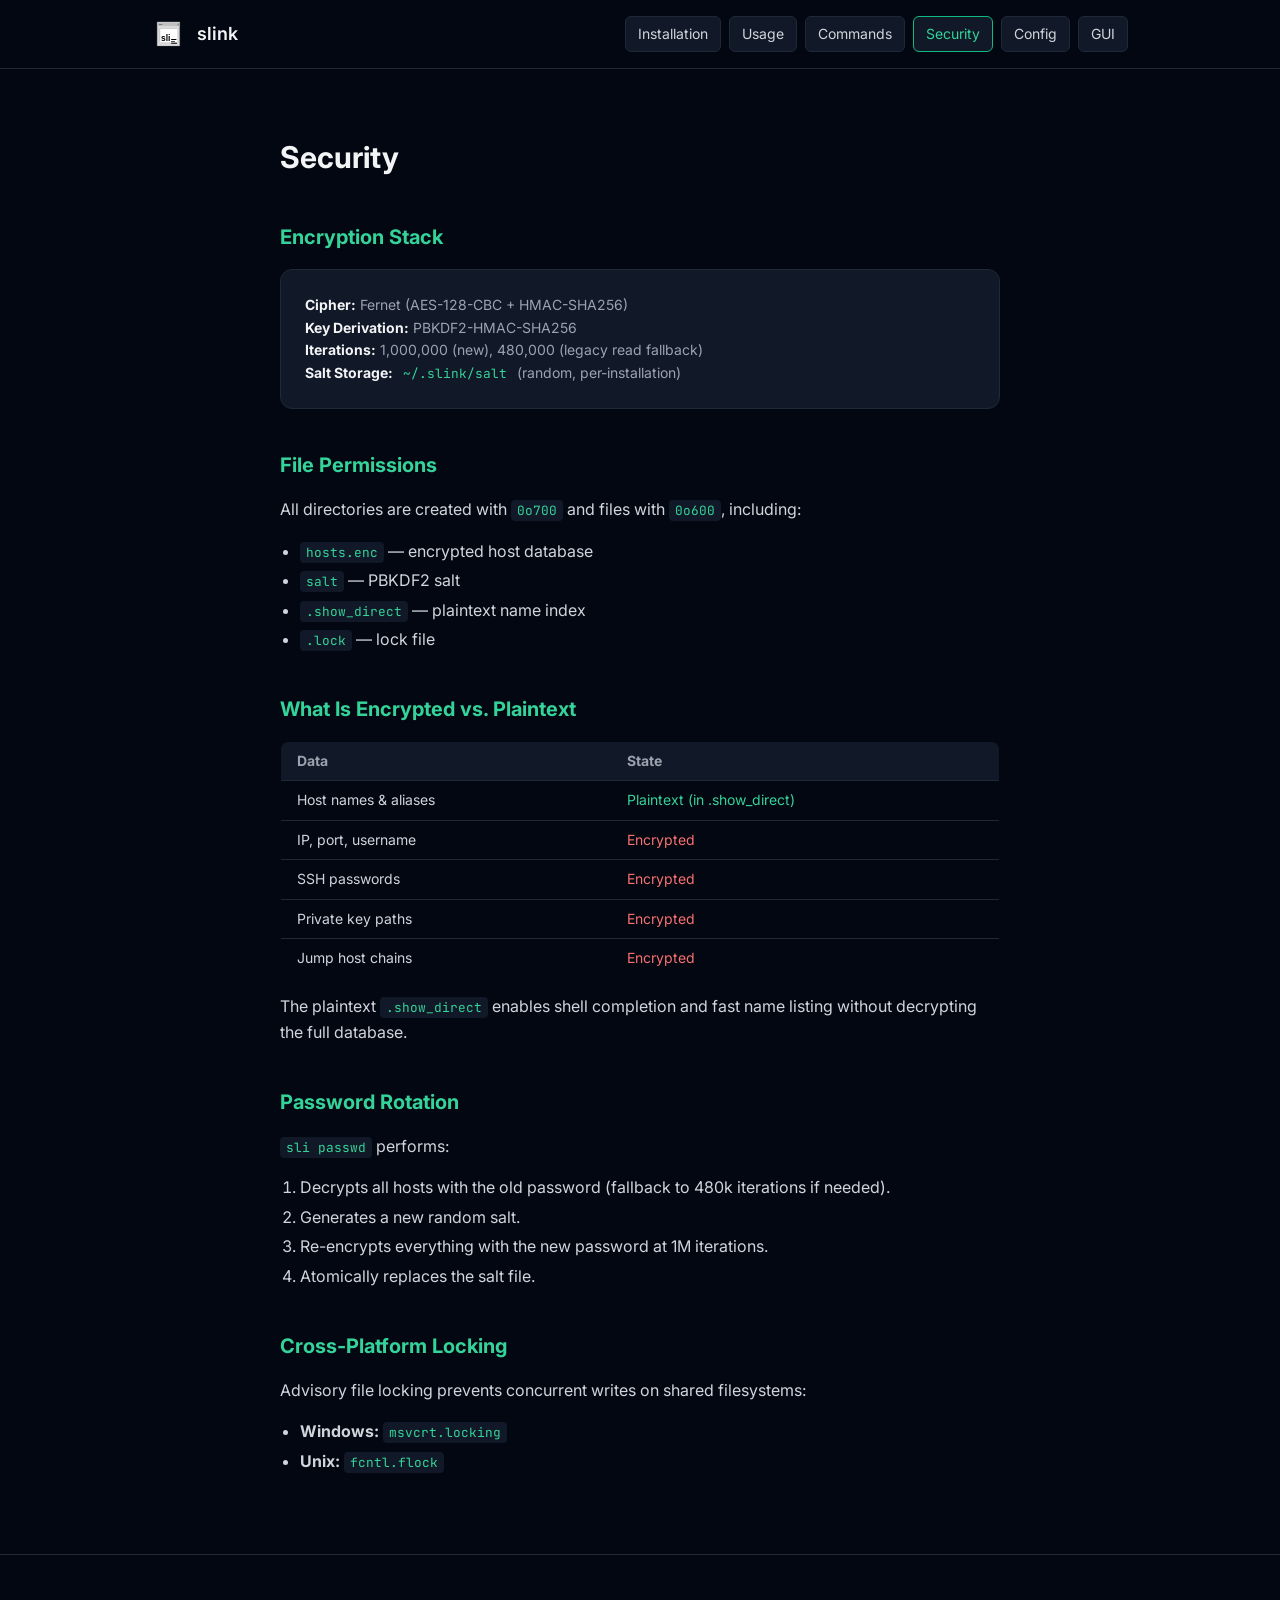
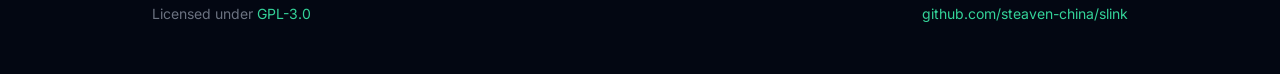
<file: docs/security.html>
<!DOCTYPE html>
<html lang="en">
<head>
    <meta charset="UTF-8">
    <meta name="viewport" content="width=device-width, initial-scale=1.0">
    <title>Security — slink</title>
    <link rel="stylesheet" href="../style.css">
    <link rel="preconnect" href="https://fonts.googleapis.com">
    <link rel="preconnect" href="https://fonts.gstatic.com" crossorigin>
    <link href="https://fonts.googleapis.com/css2?family=Inter:wght@300;400;600;700&family=JetBrains+Mono:wght@400;500&display=swap" rel="stylesheet">
</head>
<body>
    <nav>
        <div class="nav-inner">
            <a href="../index.html" class="nav-brand">
                <img src="../logo-final.svg" alt="slink logo">
                <span>slink</span>
            </a>
            <div class="nav-links">
                <a href="install.html" class="nav-link">Installation</a>
                <a href="usage.html" class="nav-link">Usage</a>
                <a href="commands.html" class="nav-link">Commands</a>
                <a href="security.html" class="nav-link active">Security</a>
                <a href="config.html" class="nav-link">Config</a>
                <a href="gui.html" class="nav-link">GUI</a>
            </div>
        </div>
    </nav>
    <main>
        <h1>Security</h1>

        <h2>Encryption Stack</h2>
        <div class="card">
            <p><strong style="color: var(--text);">Cipher:</strong> Fernet (AES-128-CBC + HMAC-SHA256)</p>
            <p><strong style="color: var(--text);">Key Derivation:</strong> PBKDF2-HMAC-SHA256</p>
            <p><strong style="color: var(--text);">Iterations:</strong> 1,000,000 (new), 480,000 (legacy read fallback)</p>
            <p><strong style="color: var(--text);">Salt Storage:</strong> <code>~/.slink/salt</code> (random, per-installation)</p>
        </div>

        <h2>File Permissions</h2>
        <p>All directories are created with <code>0o700</code> and files with <code>0o600</code>, including:</p>
        <ul>
            <li><code>hosts.enc</code> — encrypted host database</li>
            <li><code>salt</code> — PBKDF2 salt</li>
            <li><code>.show_direct</code> — plaintext name index</li>
            <li><code>.lock</code> — lock file</li>
        </ul>

        <h2>What Is Encrypted vs. Plaintext</h2>
        <table>
            <thead><tr><th>Data</th><th>State</th></tr></thead>
            <tbody>
                <tr><td>Host names & aliases</td><td class="ok">Plaintext (in .show_direct)</td></tr>
                <tr><td>IP, port, username</td><td class="warn">Encrypted</td></tr>
                <tr><td>SSH passwords</td><td class="warn">Encrypted</td></tr>
                <tr><td>Private key paths</td><td class="warn">Encrypted</td></tr>
                <tr><td>Jump host chains</td><td class="warn">Encrypted</td></tr>
            </tbody>
        </table>
        <p class="text-sm">The plaintext <code>.show_direct</code> enables shell completion and fast name listing without decrypting the full database.</p>

        <h2>Password Rotation</h2>
        <p><code>sli passwd</code> performs:</p>
        <ol>
            <li>Decrypts all hosts with the old password (fallback to 480k iterations if needed).</li>
            <li>Generates a new random salt.</li>
            <li>Re-encrypts everything with the new password at 1M iterations.</li>
            <li>Atomically replaces the salt file.</li>
        </ol>

        <h2>Cross-Platform Locking</h2>
        <p>Advisory file locking prevents concurrent writes on shared filesystems:</p>
        <ul>
            <li><strong>Windows:</strong> <code>msvcrt.locking</code></li>
            <li><strong>Unix:</strong> <code>fcntl.flock</code></li>
        </ul>
    </main>
    <footer>
        <div class="footer-inner">
            <p>Licensed under <a href="https://www.gnu.org/licenses/gpl-3.0">GPL-3.0</a></p>
            <a href="https://github.com/steaven-china/slink">github.com/steaven-china/slink</a>
        </div>
    </footer>
    <script>
    (function(){
        document.querySelectorAll('.code-block').forEach(function(el){
            if(el.closest('.code-wrap') || el.querySelector('.copy-btn')) return;
            var wrap = document.createElement('div');
            wrap.className = 'code-wrap';
            el.parentNode.insertBefore(wrap, el);
            wrap.appendChild(el);
            var btn = document.createElement('button');
            btn.className = 'copy-btn';
            btn.textContent = 'Copy';
            btn.onclick = function(){
                var text = el.textContent.replace(/^Copy\n?/, '');
                navigator.clipboard.writeText(text).then(function(){
                    btn.textContent = 'Copied!'; btn.classList.add('copied');
                    setTimeout(function(){btn.textContent='Copy';btn.classList.remove('copied');}, 2000);
                });
            };
            wrap.appendChild(btn);
        });
        var topBtn = document.createElement('button');
        topBtn.id = 'back-to-top';
        topBtn.innerHTML = '<svg width="16" height="16" viewBox="0 0 24 24" fill="none" stroke="currentColor" stroke-width="2.5" stroke-linecap="round" stroke-linejoin="round"><path d="M18 15l-6-6-6 6"/></svg>';
        topBtn.onclick = function(){window.scrollTo({top:0,behavior:'smooth'});};
        document.body.appendChild(topBtn);
        window.addEventListener('scroll', function(){
            topBtn.classList.toggle('visible', window.scrollY > 300);
        });
        var nav = document.querySelector('nav');
        if(nav){
            window.addEventListener('scroll', function(){
                nav.classList.toggle('scrolled', window.scrollY > 10);
            });
        }
    })();
    </script>
</body>
</html>
</file>
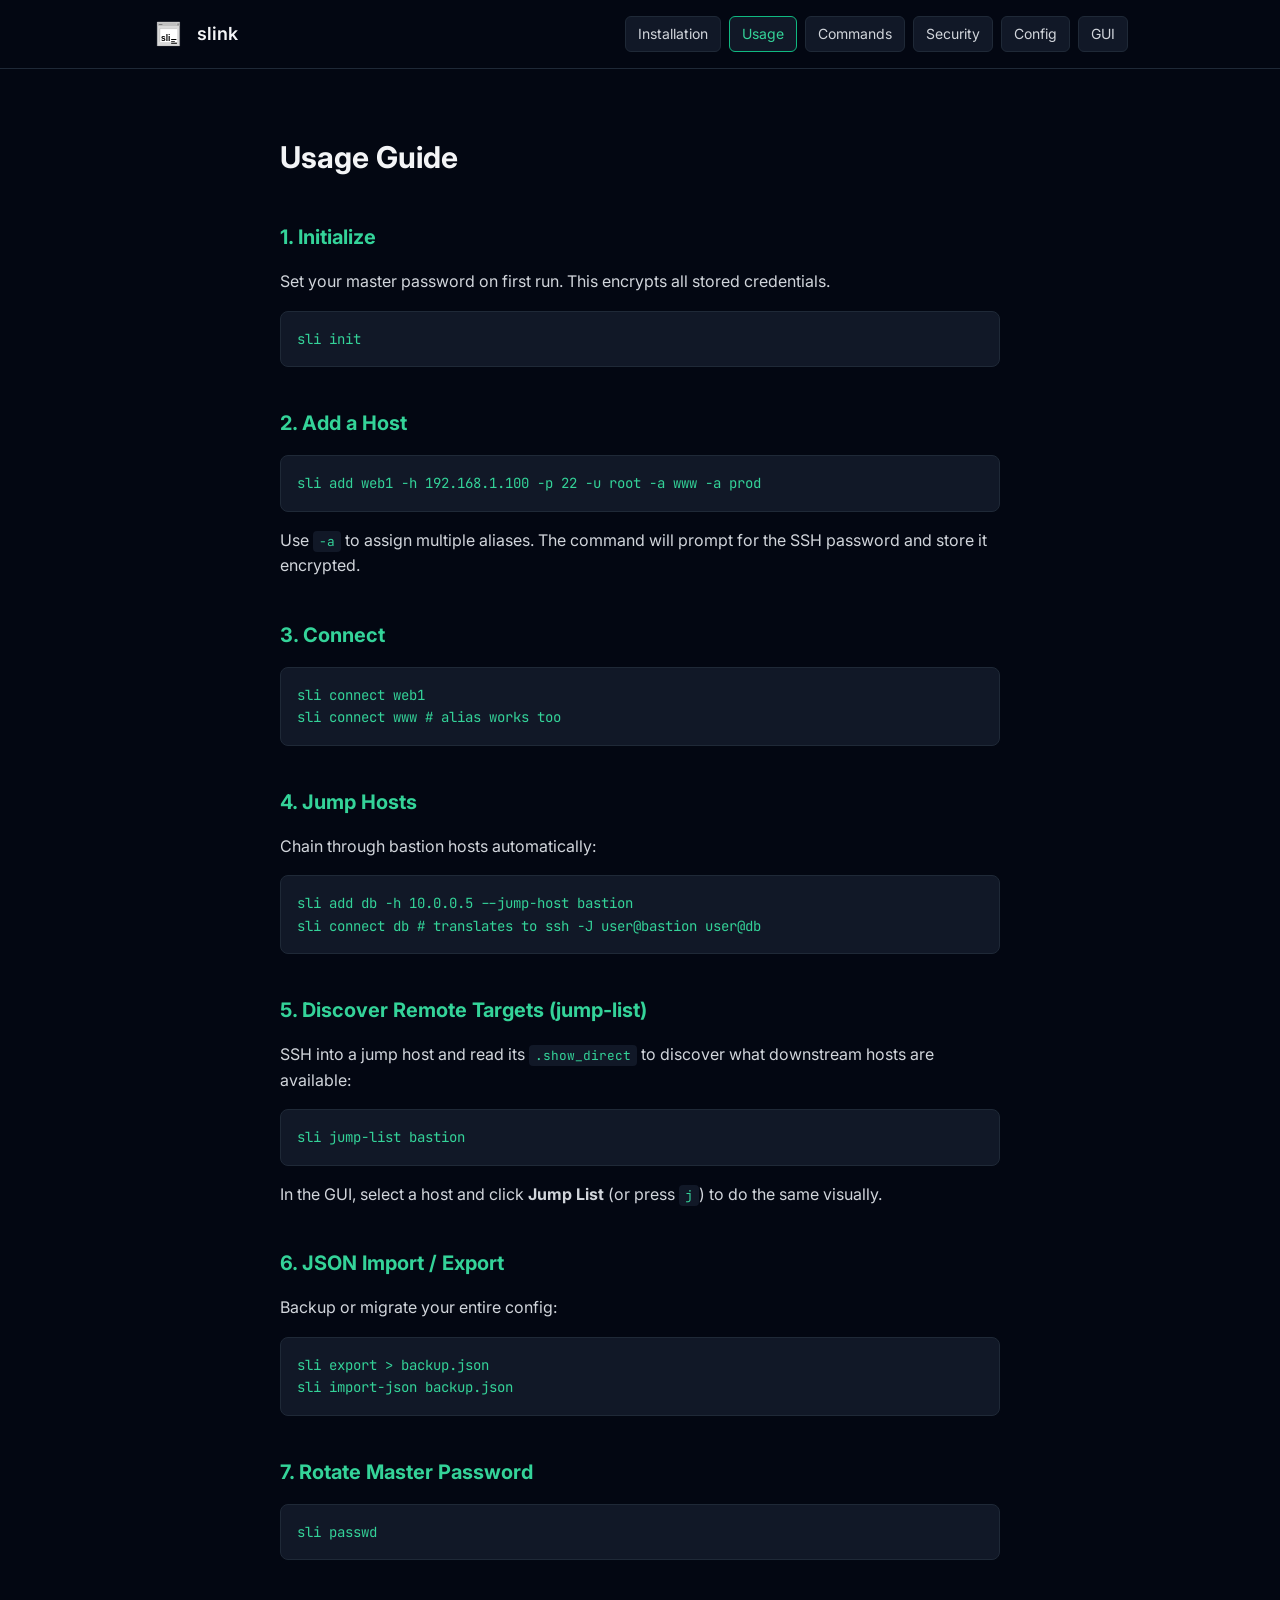
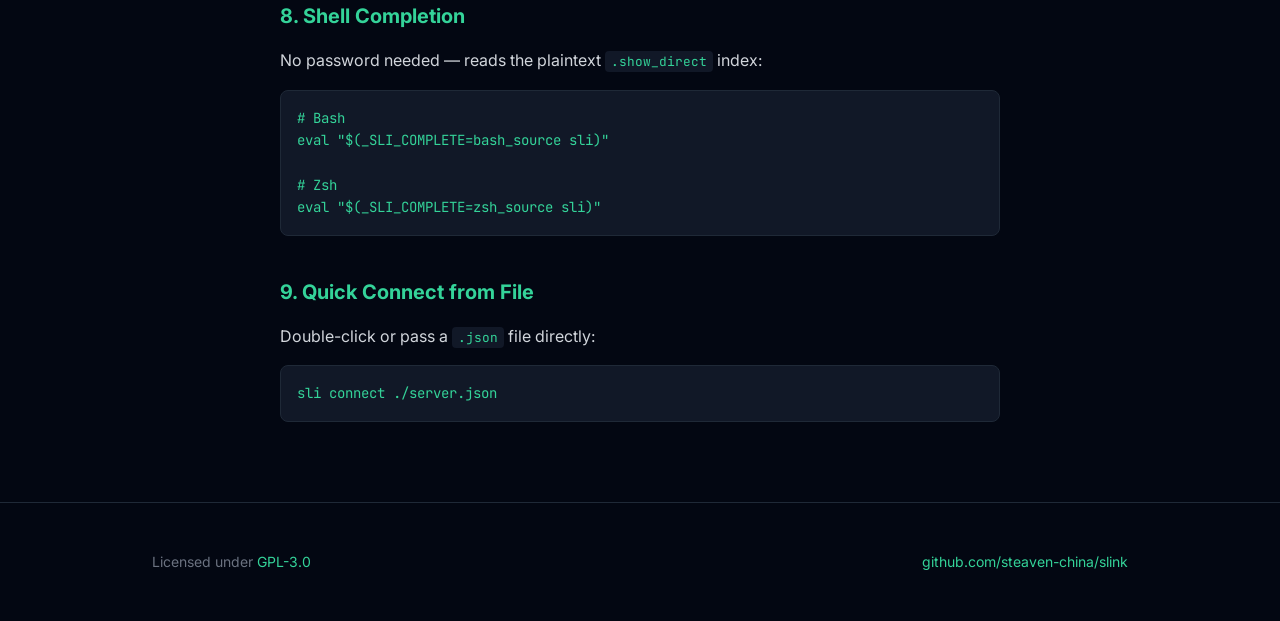
<file: docs/usage.html>
<!DOCTYPE html>
<html lang="en">
<head>
    <meta charset="UTF-8">
    <meta name="viewport" content="width=device-width, initial-scale=1.0">
    <title>Usage — slink</title>
    <link rel="stylesheet" href="../style.css">
    <link rel="preconnect" href="https://fonts.googleapis.com">
    <link rel="preconnect" href="https://fonts.gstatic.com" crossorigin>
    <link href="https://fonts.googleapis.com/css2?family=Inter:wght@300;400;600;700&family=JetBrains+Mono:wght@400;500&display=swap" rel="stylesheet">
</head>
<body>
    <nav>
        <div class="nav-inner">
            <a href="../index.html" class="nav-brand">
                <img src="../logo-final.svg" alt="slink logo">
                <span>slink</span>
            </a>
            <div class="nav-links">
                <a href="install.html" class="nav-link">Installation</a>
                <a href="usage.html" class="nav-link active">Usage</a>
                <a href="commands.html" class="nav-link">Commands</a>
                <a href="security.html" class="nav-link">Security</a>
                <a href="config.html" class="nav-link">Config</a>
                <a href="gui.html" class="nav-link">GUI</a>
            </div>
        </div>
    </nav>
    <main>
        <h1>Usage Guide</h1>

        <h2>1. Initialize</h2>
        <p>Set your master password on first run. This encrypts all stored credentials.</p>
        <div class="code-block">sli init</div>

        <h2>2. Add a Host</h2>
        <div class="code-block">sli add web1 -h 192.168.1.100 -p 22 -u root -a www -a prod</div>
        <p>Use <code>-a</code> to assign multiple aliases. The command will prompt for the SSH password and store it encrypted.</p>

        <h2>3. Connect</h2>
        <div class="code-block">sli connect web1<br>sli connect www      # alias works too</div>

        <h2>4. Jump Hosts</h2>
        <p>Chain through bastion hosts automatically:</p>
        <div class="code-block">sli add db -h 10.0.0.5 --jump-host bastion<br>sli connect db       # translates to ssh -J user@bastion user@db</div>

        <h2>5. Discover Remote Targets (jump-list)</h2>
        <p>SSH into a jump host and read its <code>.show_direct</code> to discover what downstream hosts are available:</p>
        <div class="code-block">sli jump-list bastion</div>
        <p class="text-sm">In the GUI, select a host and click <strong>Jump List</strong> (or press <code>j</code>) to do the same visually.</p>

        <h2>6. JSON Import / Export</h2>
        <p>Backup or migrate your entire config:</p>
        <div class="code-block">sli export > backup.json<br>sli import-json backup.json</div>

        <h2>7. Rotate Master Password</h2>
        <div class="code-block">sli passwd</div>

        <h2>8. Shell Completion</h2>
        <p>No password needed — reads the plaintext <code>.show_direct</code> index:</p>
        <div class="code-block"># Bash<br>eval "$(_SLI_COMPLETE=bash_source sli)"<br><br># Zsh<br>eval "$(_SLI_COMPLETE=zsh_source sli)"</div>

        <h2>9. Quick Connect from File</h2>
        <p>Double-click or pass a <code>.json</code> file directly:</p>
        <div class="code-block">sli connect ./server.json</div>
    </main>
    <footer>
        <div class="footer-inner">
            <p>Licensed under <a href="https://www.gnu.org/licenses/gpl-3.0">GPL-3.0</a></p>
            <a href="https://github.com/steaven-china/slink">github.com/steaven-china/slink</a>
        </div>
    </footer>
    <script>
    (function(){
        document.querySelectorAll('.code-block').forEach(function(el){
            if(el.closest('.code-wrap') || el.querySelector('.copy-btn')) return;
            var wrap = document.createElement('div');
            wrap.className = 'code-wrap';
            el.parentNode.insertBefore(wrap, el);
            wrap.appendChild(el);
            var btn = document.createElement('button');
            btn.className = 'copy-btn';
            btn.textContent = 'Copy';
            btn.onclick = function(){
                var text = el.textContent.replace(/^Copy\n?/, '');
                navigator.clipboard.writeText(text).then(function(){
                    btn.textContent = 'Copied!'; btn.classList.add('copied');
                    setTimeout(function(){btn.textContent='Copy';btn.classList.remove('copied');}, 2000);
                });
            };
            wrap.appendChild(btn);
        });
        var topBtn = document.createElement('button');
        topBtn.id = 'back-to-top';
        topBtn.innerHTML = '<svg width="16" height="16" viewBox="0 0 24 24" fill="none" stroke="currentColor" stroke-width="2.5" stroke-linecap="round" stroke-linejoin="round"><path d="M18 15l-6-6-6 6"/></svg>';
        topBtn.onclick = function(){window.scrollTo({top:0,behavior:'smooth'});};
        document.body.appendChild(topBtn);
        window.addEventListener('scroll', function(){
            topBtn.classList.toggle('visible', window.scrollY > 300);
        });
        var nav = document.querySelector('nav');
        if(nav){
            window.addEventListener('scroll', function(){
                nav.classList.toggle('scrolled', window.scrollY > 10);
            });
        }
    })();
    </script>
</body>
</html>
</file>
<file: style.css>
:root {
  --bg: #030712;
  --bg-2: #111827;
  --bg-3: #0f172a;
  --border: #1f2937;
  --border-hover: #374151;
  --text: #f3f4f6;
  --text-2: #d1d5db;
  --text-3: #9ca3af;
  --text-4: #6b7280;
  --accent: #10b981;
  --accent-2: #34d399;
}

* { margin: 0; padding: 0; box-sizing: border-box; }
html { scroll-behavior: smooth; }
body {
  font-family: 'Inter', sans-serif;
  background: var(--bg);
  color: var(--text);
  line-height: 1.6;
  -webkit-font-smoothing: antialiased;
  opacity: 0;
  animation: fadeIn 0.6s ease 0.1s forwards;
}
@keyframes fadeIn { to { opacity: 1; } }

::-webkit-scrollbar { width: 8px; height: 8px; }
::-webkit-scrollbar-track { background: var(--bg); }
::-webkit-scrollbar-thumb { background: var(--border-hover); border-radius: 4px; }
::-webkit-scrollbar-thumb:hover { background: #4b5563; }
::selection { background: rgba(16,185,129,0.25); color: #fff; }

.container { max-width: 64rem; margin: 0 auto; padding: 0 1.5rem; }
main { padding: 4rem 0; max-width: 48rem; margin: 0 auto; padding-left: 1.5rem; padding-right: 1.5rem; }

/* nav */
nav {
  border-bottom: 1px solid var(--border);
  position: sticky;
  top: 0;
  z-index: 40;
  background: var(--bg);
  transition: background 0.3s, backdrop-filter 0.3s;
}
nav.scrolled { background: rgba(3,7,18,0.85); backdrop-filter: blur(12px); }
.nav-inner {
  max-width: 64rem;
  margin: 0 auto;
  padding: 1rem 1.5rem;
  display: flex;
  align-items: center;
  justify-content: space-between;
}
.nav-brand { display: flex; align-items: center; gap: 0.75rem; font-weight: 600; font-size: 1.125rem; text-decoration: none; color: var(--text); }
.nav-brand img { height: 2rem; width: auto; }
.nav-links { display: flex; flex-wrap: wrap; gap: 0.5rem; }
.nav-link {
  padding: 0.375rem 0.75rem;
  border-radius: 0.375rem;
  background: var(--bg-2);
  border: 1px solid var(--border);
  color: var(--text-2);
  font-size: 0.875rem;
  text-decoration: none;
  transition: all 0.2s;
}
.nav-link:hover { border-color: var(--border-hover); color: var(--text); }
.nav-link.active { border-color: var(--accent); color: var(--accent-2); }

/* hero */
.hero {
  position: relative;
  overflow: hidden;
  border-bottom: 1px solid var(--border);
}
.hero-bg {
  position: absolute;
  inset: 0;
  background: radial-gradient(ellipse at top, rgba(16,185,129,0.08) 0%, transparent 60%);
  pointer-events: none;
}
.hero-inner { position: relative; padding: 6rem 1.5rem; max-width: 64rem; margin: 0 auto; }
.hero-badge { display: flex; align-items: center; gap: 0.75rem; margin-bottom: 1.5rem; }
.hero-badge img { height: 2.5rem; }
.hero-badge .tag { font-family: 'JetBrains Mono', monospace; font-size: 0.875rem; color: var(--text-3); }
.hero h1 { font-size: 3.5rem; font-weight: 800; letter-spacing: -0.025em; margin-bottom: 1.5rem; line-height: 1.1; }
.hero h1 .accent { color: var(--accent-2); }
.hero p { font-size: 1.25rem; color: var(--text-3); max-width: 42rem; margin-bottom: 2.5rem; }
.hero-actions { display: flex; flex-wrap: wrap; gap: 1rem; }

@media (max-width: 768px) {
  .hero h1 { font-size: 2.25rem; }
  .nav-inner { flex-direction: column; gap: 1rem; align-items: flex-start; }
}

/* buttons */
.btn {
  display: inline-flex;
  align-items: center;
  gap: 0.5rem;
  padding: 0.75rem 1.5rem;
  border-radius: 0.5rem;
  font-weight: 600;
  text-decoration: none;
  transition: all 0.2s;
  cursor: pointer;
  border: none;
  font-size: 1rem;
  font-family: inherit;
}
.btn-primary { background: var(--accent); color: var(--bg); }
.btn-primary:hover { background: var(--accent-2); }
.btn-secondary {
  background: transparent;
  border: 1px solid var(--border-hover);
  color: var(--text-2);
}
.btn-secondary:hover { border-color: var(--text-3); color: var(--text); }

/* cards */
.card {
  background: var(--bg-2);
  border: 1px solid var(--border);
  border-radius: 0.75rem;
  padding: 1.5rem;
  transition: transform 0.3s ease, box-shadow 0.3s ease;
}
.card:hover {
  transform: translateY(-3px);
  box-shadow: 0 12px 40px rgba(0,0,0,0.4);
}
.card-icon {
  width: 2.5rem; height: 2.5rem;
  border-radius: 0.5rem;
  background: rgba(16,185,129,0.1);
  color: var(--accent-2);
  display: flex; align-items: center; justify-content: center;
  font-size: 1.25rem;
  margin-bottom: 1rem;
}
.card h3 { font-size: 1rem; margin-bottom: 0.5rem; color: var(--text); }
.card p { font-size: 0.875rem; color: var(--text-3); margin-bottom: 0; }

/* grids */
.grid-3 {
  display: grid;
  grid-template-columns: repeat(auto-fit, minmax(280px, 1fr));
  gap: 1.5rem;
}
.grid-2 {
  display: grid;
  grid-template-columns: repeat(auto-fit, minmax(300px, 1fr));
  gap: 1rem;
}

/* command items */
.cmd-item {
  background: var(--bg-2);
  border: 1px solid var(--border);
  border-radius: 0.5rem;
  padding: 1rem;
  display: flex;
  justify-content: space-between;
  align-items: center;
  font-family: 'JetBrains Mono', monospace;
  font-size: 0.875rem;
}
.cmd-name { color: var(--accent-2); }
.cmd-desc { color: var(--text-4); }

/* code blocks */
.code-block, pre {
  background: var(--bg-2);
  border: 1px solid var(--border);
  border-radius: 0.5rem;
  padding: 1rem;
  font-family: 'JetBrains Mono', monospace;
  font-size: 0.875rem;
  color: var(--accent-2);
  overflow-x: auto;
  margin-bottom: 1rem;
  line-height: 1.6;
}
.code-wrap { position: relative; }
.copy-btn {
  position: absolute;
  top: 0.5rem; right: 0.5rem;
  padding: 0.25rem 0.75rem;
  font-size: 0.75rem;
  background: rgba(255,255,255,0.08);
  border: 1px solid rgba(255,255,255,0.1);
  border-radius: 0.375rem;
  color: var(--text-3);
  cursor: pointer;
  opacity: 0;
  transition: all 0.2s;
  z-index: 10;
}
.code-wrap:hover .copy-btn { opacity: 1; }
.copy-btn:hover { background: rgba(255,255,255,0.15); color: #fff; }
.copy-btn.copied { background: rgba(16,185,129,0.2); color: var(--accent-2); border-color: rgba(16,185,129,0.3); }

/* tables */
table {
  width: 100%;
  border-collapse: collapse;
  font-size: 0.875rem;
  border: 1px solid var(--border);
  border-radius: 0.5rem;
  overflow: hidden;
  margin-bottom: 1rem;
}
thead { background: var(--bg-2); color: var(--text-3); }
th, td { padding: 0.5rem 1rem; text-align: left; }
tbody { background: var(--bg); color: var(--text-2); }
tbody tr { border-top: 1px solid var(--border); transition: background 0.15s; }
tbody tr:hover { background: rgba(16,185,129,0.04); }
.ok { color: var(--accent-2); }
.warn { color: #f87171; }

/* lists */
ul, ol { margin-bottom: 1rem; padding-left: 1.25rem; color: var(--text-2); }
li { margin-bottom: 0.25rem; }
li code, p code {
  font-family: 'JetBrains Mono', monospace;
  background: var(--bg-2);
  padding: 0.125rem 0.375rem;
  border-radius: 0.25rem;
  font-size: 0.8rem;
  color: var(--accent-2);
}

/* sections */
.section { padding: 5rem 0; }
.section-alt {
  background: var(--bg-2);
  border-top: 1px solid var(--border);
  border-bottom: 1px solid var(--border);
}
.section-title {
  font-size: 1.5rem;
  text-align: center;
  margin-bottom: 3rem;
  color: var(--text);
}

/* docs nav on index */
.docs-nav {
  display: flex;
  flex-wrap: wrap;
  gap: 0.75rem;
  justify-content: center;
  padding: 3rem 0 1rem;
}

/* step */
.step { margin-bottom: 1.5rem; }
.step-title {
  font-size: 0.875rem;
  font-weight: 600;
  color: var(--text-3);
  margin-bottom: 0.5rem;
}

/* headings in docs */
main h1 { font-size: 1.875rem; margin-bottom: 2rem; color: var(--text); }
main h2 { font-size: 1.25rem; margin-top: 2.5rem; margin-bottom: 1rem; color: var(--accent-2); }
main p { color: var(--text-2); margin-bottom: 1rem; }

/* footer */
footer {
  border-top: 1px solid var(--border);
  padding: 3rem 0;
}
.footer-inner {
  max-width: 64rem;
  margin: 0 auto;
  padding: 0 1.5rem;
  display: flex;
  flex-direction: column;
  align-items: center;
  gap: 1rem;
  text-align: center;
  color: var(--text-4);
  font-size: 0.875rem;
}
.footer-inner a { color: var(--accent-2); text-decoration: none; }
.footer-inner a:hover { text-decoration: underline; }
@media (min-width: 768px) {
  .footer-inner { flex-direction: row; justify-content: space-between; text-align: left; }
}

/* back to top */
#back-to-top {
  position: fixed;
  bottom: 1.5rem; right: 1.5rem;
  width: 2.5rem; height: 2.5rem;
  border-radius: 9999px;
  background: var(--bg-2);
  border: 1px solid var(--border-hover);
  color: var(--text-3);
  display: flex;
  align-items: center;
  justify-content: center;
  cursor: pointer;
  opacity: 0;
  visibility: hidden;
  transition: all 0.3s;
  z-index: 50;
}
#back-to-top.visible { opacity: 1; visibility: visible; }
#back-to-top:hover { background: #1f2937; color: #fff; }
</file>
